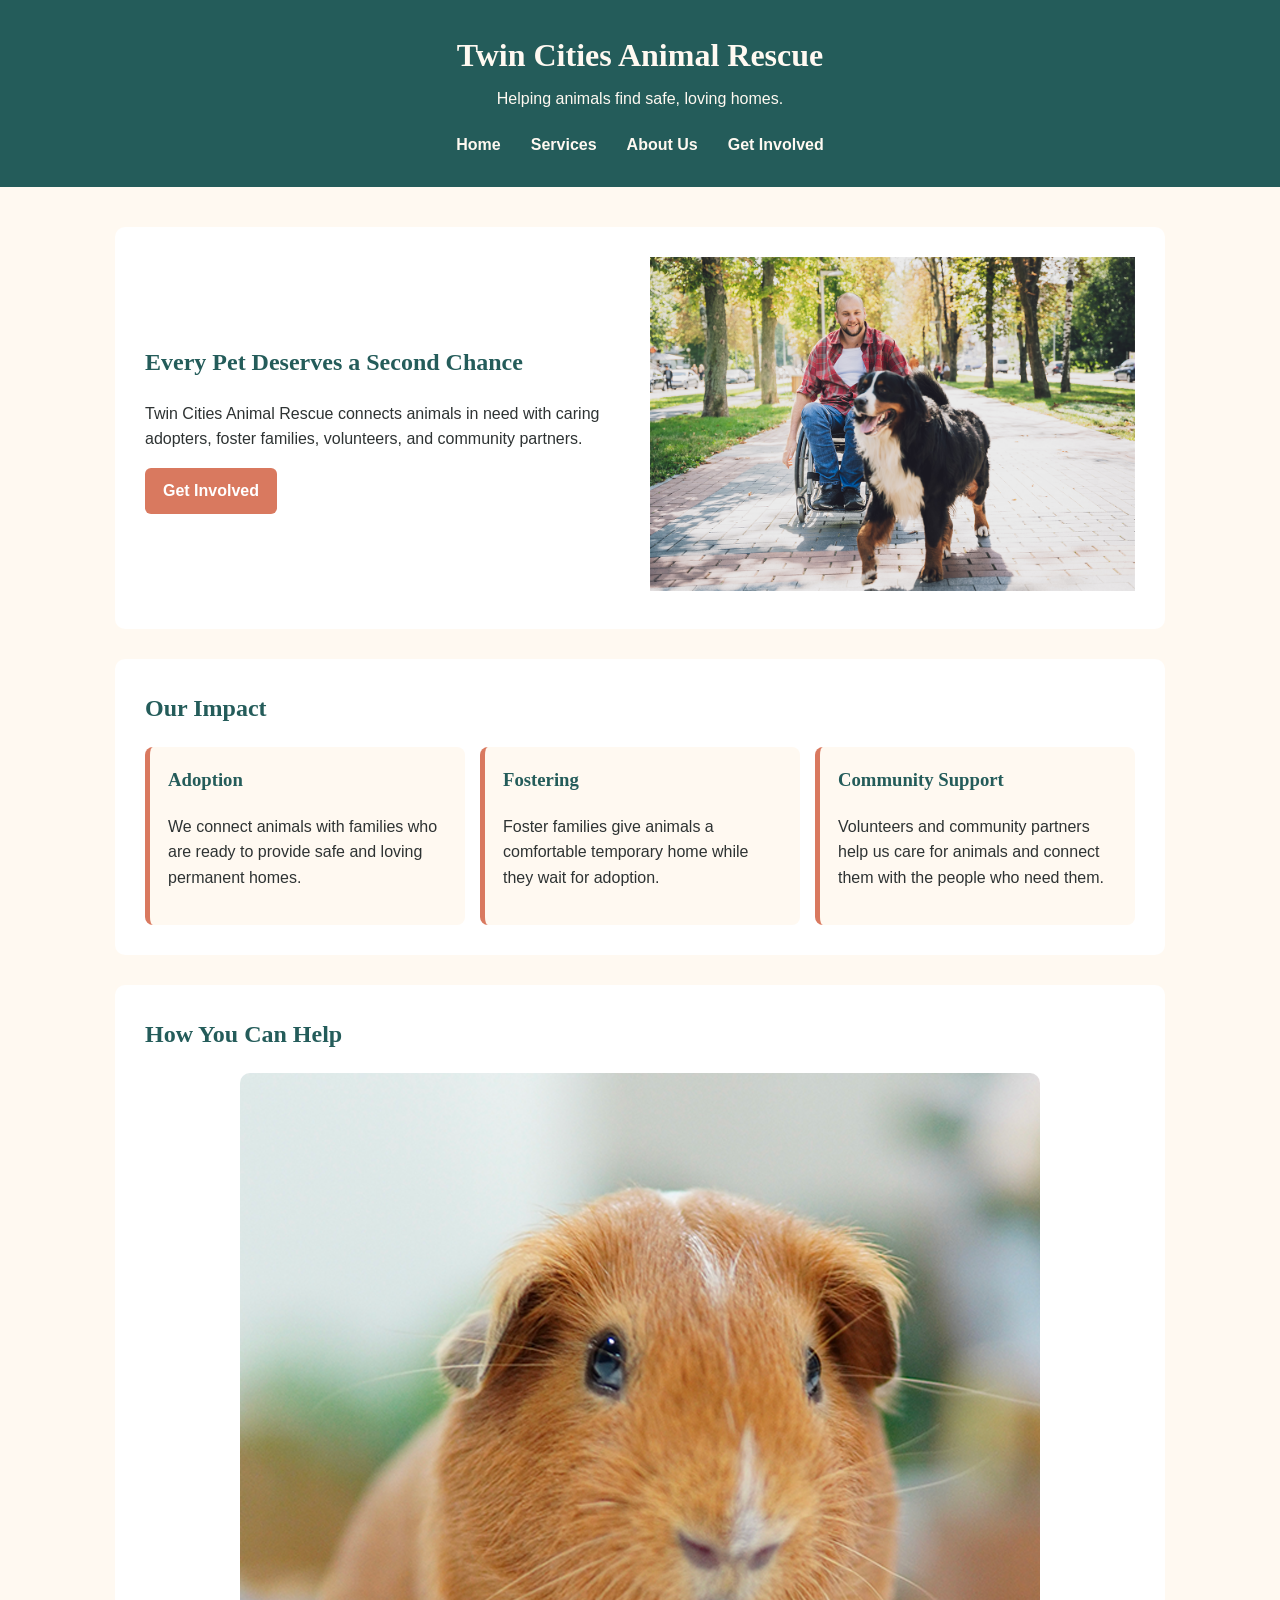
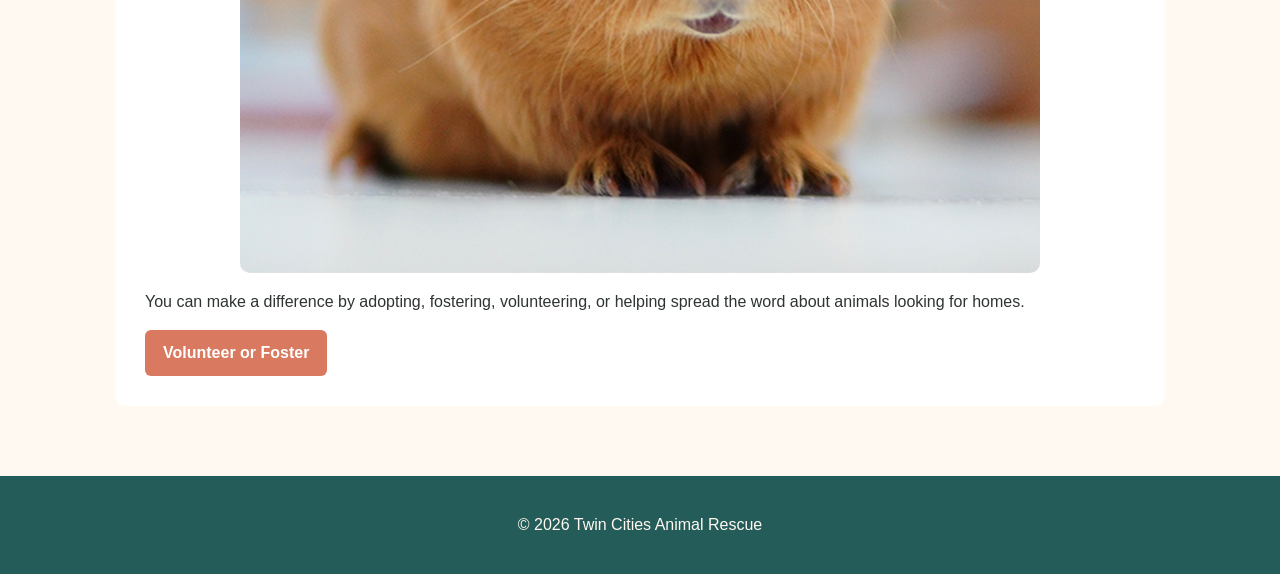
<file: index.html>
<!DOCTYPE html>
<html lang="en">
<head>
    <meta charset="UTF-8">
    <meta name="viewport" content="width=device-width, initial-scale=1.0">
    <title>Twin Cities Animal Rescue | Home</title>
    <link rel="stylesheet" href="styles.css">
</head>

<body>

    <header>
        <div class="header-content">
            <h1>Twin Cities Animal Rescue</h1>
            <p>Helping animals find safe, loving homes.</p>
        </div>

        <nav aria-label="Main navigation">
            <ul>
                <li><a href="index.html">Home</a></li>
                <li><a href="services.html">Services</a></li>
                <li><a href="about.html">About Us</a></li>
                <li><a href="contact.html">Get Involved</a></li>
            </ul>
        </nav>
    </header>

    <main>

        <section class="hero">
            <div class="hero-text">
                <h2>Every Pet Deserves a Second Chance</h2>

                <p>
                    Twin Cities Animal Rescue connects animals in need with
                    caring adopters, foster families, volunteers, and community
                    partners.
                </p>

                <a class="button" href="contact.html">Get Involved</a>
            </div>

            <picture>
                <source
                    media="(min-width: 800px)"
                    srcset="rescue-feature-large_c.png">

                <img
                    src="rescue-feature-small_c.png"
                    alt="Rescue animal receiving care and attention">
            </picture>
        </section>

        <section>
            <h2>Our Impact</h2>

            <div class="card-container">
                <article class="card">
                    <h3>Adoption</h3>
                    <p>
                        We connect animals with families who are ready to
                        provide safe and loving permanent homes.
                    </p>
                </article>

                <article class="card">
                    <h3>Fostering</h3>
                    <p>
                        Foster families give animals a comfortable temporary
                        home while they wait for adoption.
                    </p>
                </article>

                <article class="card">
                    <h3>Community Support</h3>
                    <p>
                        Volunteers and community partners help us care for
                        animals and connect them with the people who need them.
                    </p>
                </article>
            </div>
        </section>

        <section>
            <h2>How You Can Help</h2>

            <img
                class="content-image"
                src="rescue-pet_c.png"
                alt="Adoptable rescue pet waiting for a permanent home">

            <p>
                You can make a difference by adopting, fostering,
                volunteering, or helping spread the word about animals
                looking for homes.
            </p>

            <a class="button" href="contact.html">
                Volunteer or Foster
            </a>
        </section>

    </main>

    <footer>
        <p>&copy; 2026 Twin Cities Animal Rescue</p>
    </footer>

</body>
</html>
</file>
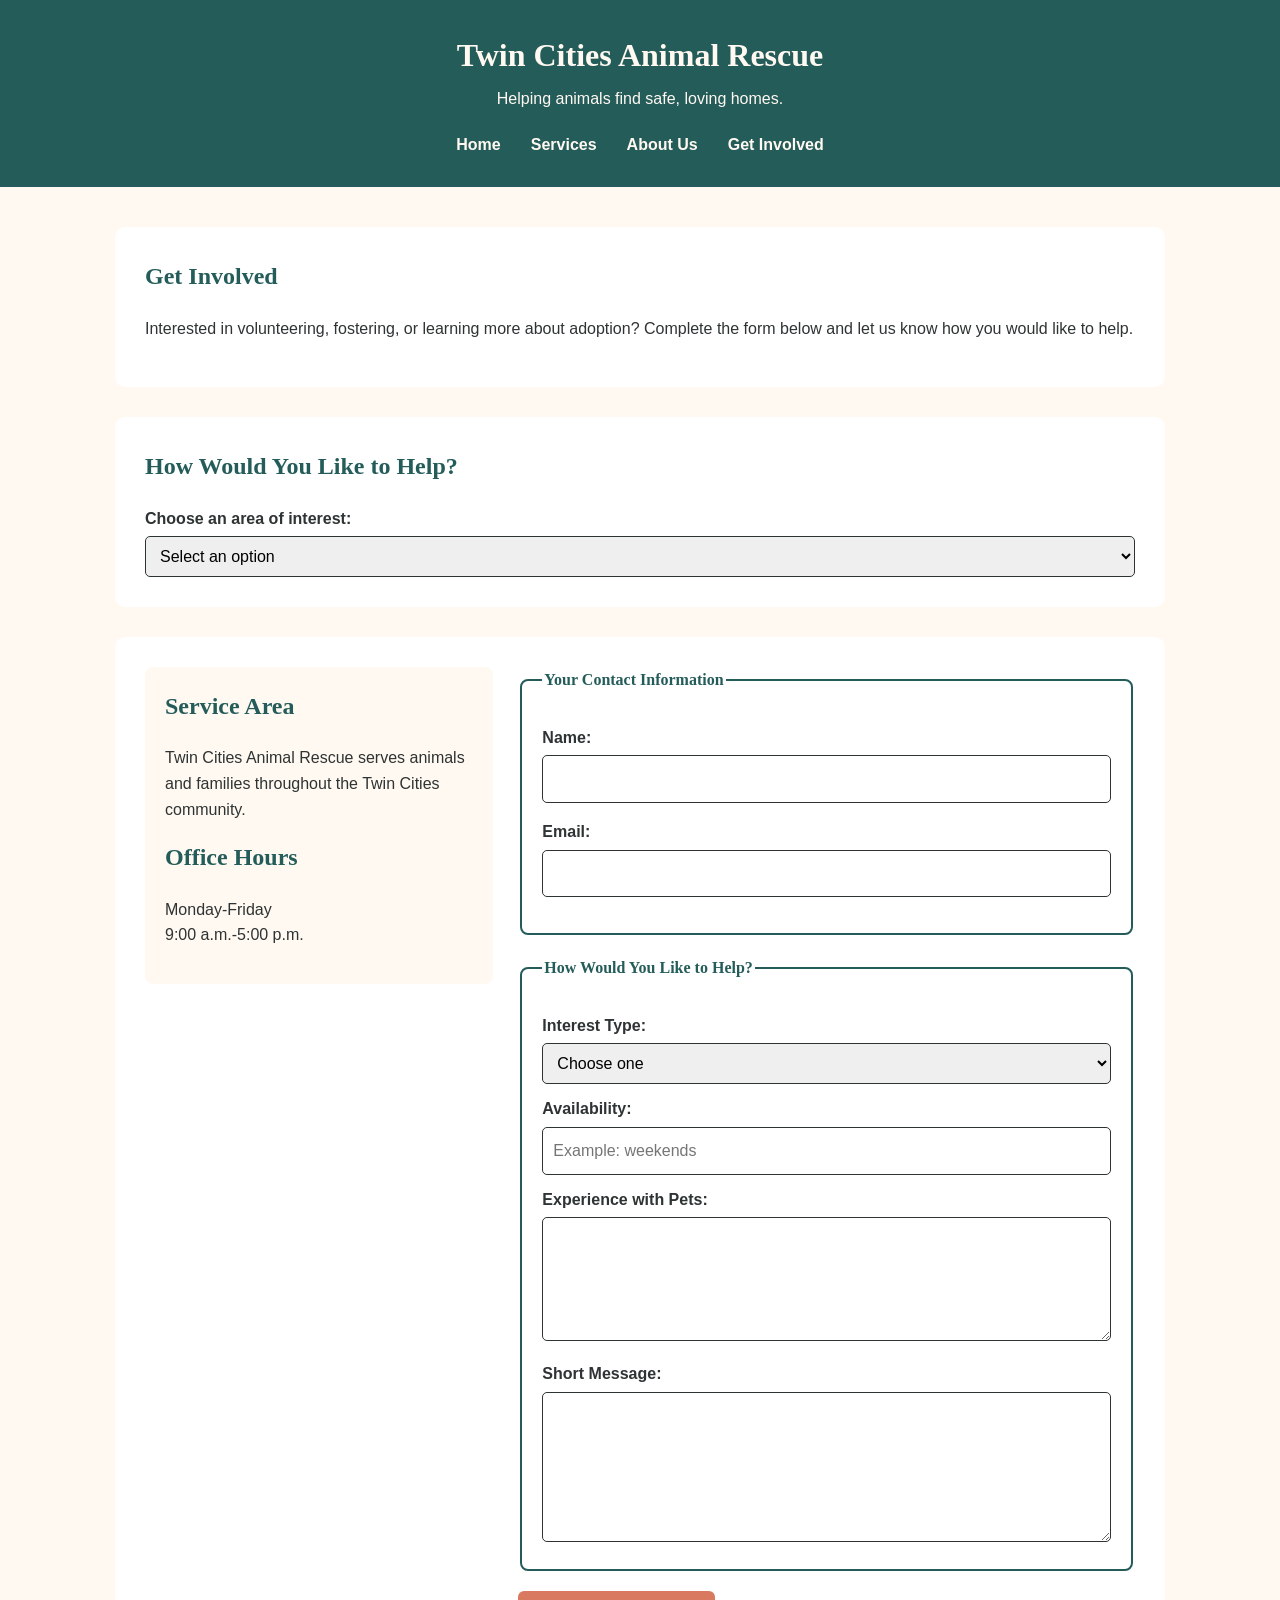
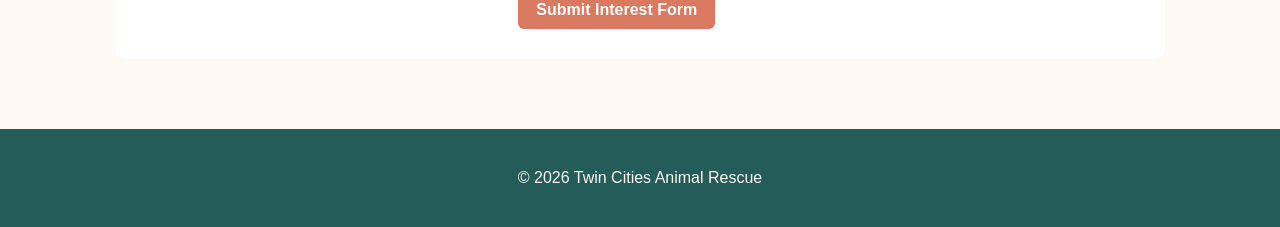
<file: contact.html>
<!DOCTYPE html>
<html lang="en">

<head>
    <meta charset="UTF-8">
    <meta name="viewport" content="width=device-width, initial-scale=1.0">
    <title>Twin Cities Animal Rescue | Get Involved</title>
    <link rel="stylesheet" href="styles.css">
</head>

<body>

    <header>
        <div class="header-content">
            <h1>Twin Cities Animal Rescue</h1>
            <p>Helping animals find safe, loving homes.</p>
        </div>

        <nav aria-label="Main navigation">
            <ul>
                <li><a href="index.html">Home</a></li>
                <li><a href="services.html">Services</a></li>
                <li><a href="about.html">About Us</a></li>
                <li><a href="contact.html">Get Involved</a></li>
            </ul>
        </nav>
    </header>

    <main>

        <section>
            <h2>Get Involved</h2>
            <p>
                Interested in volunteering, fostering, or learning more
                about adoption? Complete the form below and let us know
                how you would like to help.
            </p>
        </section> 
        <section>
    <h2>How Would You Like to Help?</h2>

    <label for="interest-selector">Choose an area of interest:</label>

    <select id="interest-selector">
        <option value="">Select an option</option>
        <option value="adopt">Adoption</option>
        <option value="foster">Fostering</option>
        <option value="volunteer">Volunteering</option>
    </select>

    <div id="interest-result" aria-live="polite"></div>
</section>

        <section class="contact-layout">

            <div class="contact-info">
                <h2>Service Area</h2>
                <p>
                    Twin Cities Animal Rescue serves animals and families
                    throughout the Twin Cities community.
                </p>

                <h2>Office Hours</h2>
                <p>
                    Monday-Friday<br>
                    9:00 a.m.-5:00 p.m.
                </p>
            </div>

<form action="#" method="post" novalidate>
                <fieldset>
                    <legend>Your Contact Information</legend>

                    <label for="name">Name:</label>
                    <input
                        type="text"
                        id="name"
                        name="name"
                        required>
<p id="name-error" class="error-message"></p>
                    <label for="email">Email:</label>
                    <input
                        type="email"
                        id="email"
                        name="email"
                        required>
                    <p id="email-error" class="error-message"></p>
                </fieldset>

                <fieldset>
                    <legend>How Would You Like to Help?</legend>

                    <label for="interest">Interest Type:</label>
                    <select id="interest" name="interest" required>
                        <option value="">Choose one</option>
                        <option value="volunteer">Volunteer</option>
                        <option value="foster">Foster</option>
                        <option value="adoption">
                            Adoption Information
                        </option>
                    </select>

                    <label for="availability">Availability:</label>
                    <input
                        type="text"
                        id="availability"
                        name="availability"
                        placeholder="Example: weekends"
                        required>

                    <label for="experience">
                        Experience with Pets:
                    </label>
                    <textarea
                        id="experience"
                        name="experience"
                        rows="4"
                        required></textarea>

                    <label for="message">Short Message:</label>
                    <textarea
                        id="message"
                        name="message"
                        rows="5"
                        maxlength="500"
                        required></textarea>

                </fieldset>

                <button type="submit">
                    Submit Interest Form
                </button>

            </form>

        </section>

    </main>

    <footer>
        <p>&copy; 2026 Twin Cities Animal Rescue</p>
    </footer>

<script src="script.js"></script>
</body>
</html>
</file>
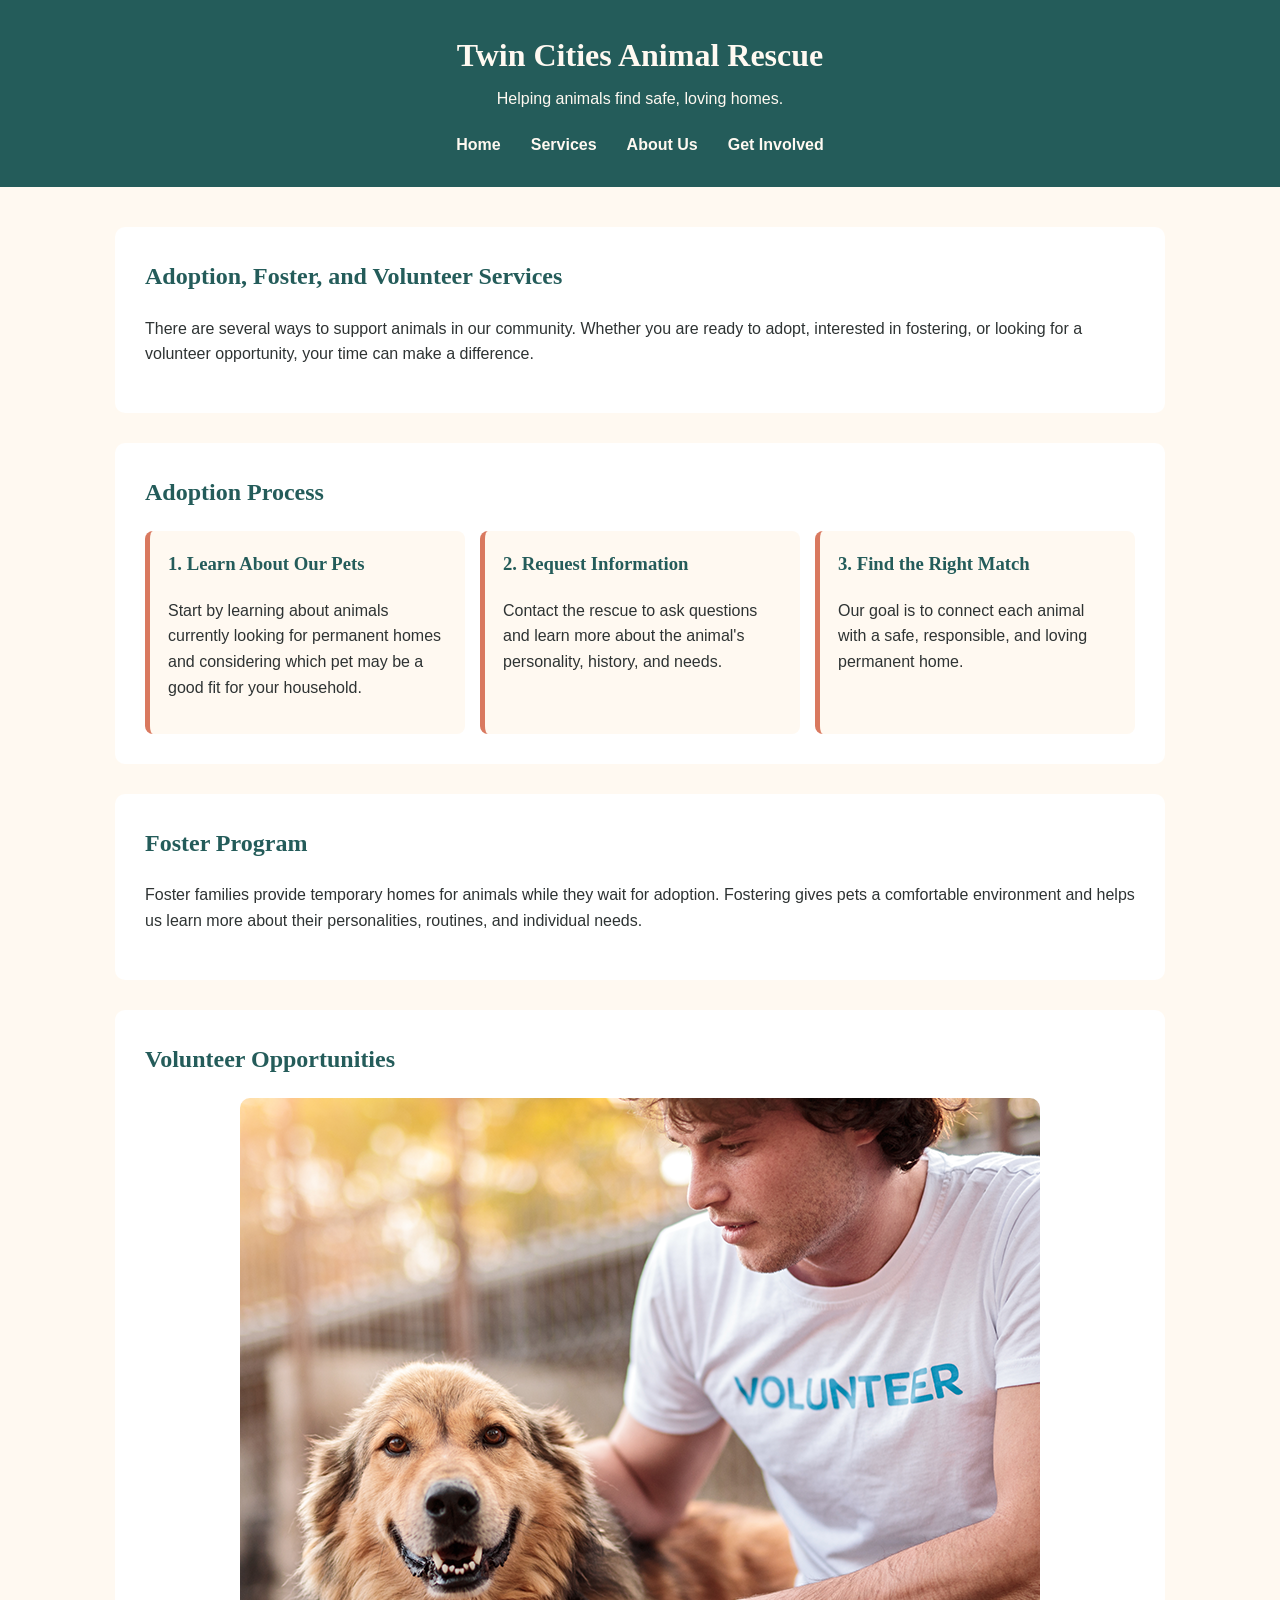
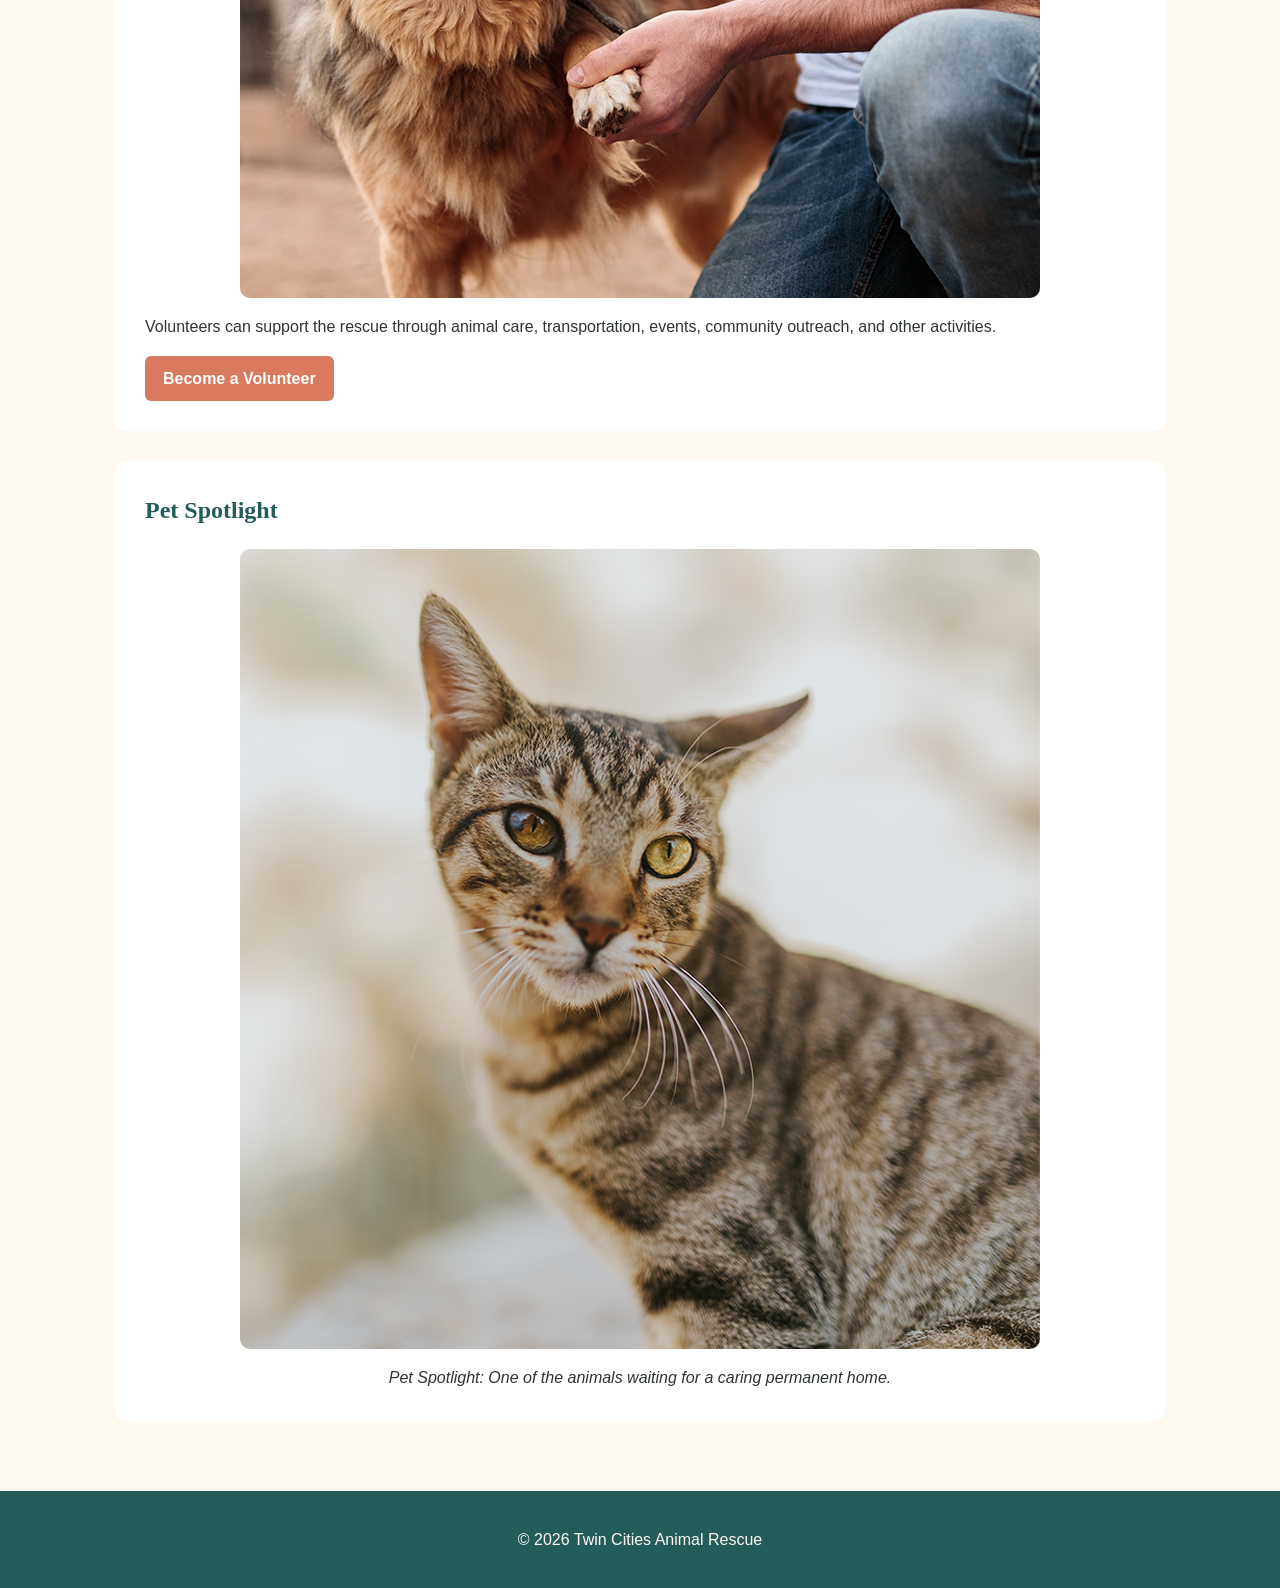
<file: services.html>
<!DOCTYPE html>
<html lang="en">

<head>
    <meta charset="UTF-8">
    <meta name="viewport" content="width=device-width, initial-scale=1.0">
    <title>Twin Cities Animal Rescue | Services</title>
    <link rel="stylesheet" href="styles.css">
</head>

<body>

    <header>
        <div class="header-content">
            <h1>Twin Cities Animal Rescue</h1>
            <p>Helping animals find safe, loving homes.</p>
        </div>

        <nav aria-label="Main navigation">
            <ul>
                <li><a href="index.html">Home</a></li>
                <li><a href="services.html">Services</a></li>
                <li><a href="about.html">About Us</a></li>
                <li><a href="contact.html">Get Involved</a></li>
            </ul>
        </nav>
    </header>

    <main>

        <section>
            <h2>Adoption, Foster, and Volunteer Services</h2>
            <p>
                There are several ways to support animals in our community.
                Whether you are ready to adopt, interested in fostering, or
                looking for a volunteer opportunity, your time can make a
                difference.
            </p>
        </section>

        <section>
            <h2>Adoption Process</h2>

            <div class="card-container">
                <article class="card">
                    <h3>1. Learn About Our Pets</h3>
                    <p>
                        Start by learning about animals currently looking for
                        permanent homes and considering which pet may be a good
                        fit for your household.
                    </p>
                </article>

                <article class="card">
                    <h3>2. Request Information</h3>
                    <p>
                        Contact the rescue to ask questions and learn more
                        about the animal's personality, history, and needs.
                    </p>
                </article>

                <article class="card">
                    <h3>3. Find the Right Match</h3>
                    <p>
                        Our goal is to connect each animal with a safe,
                        responsible, and loving permanent home.
                    </p>
                </article>
            </div>
        </section>

        <section>
            <h2>Foster Program</h2>
            <p>
                Foster families provide temporary homes for animals while
                they wait for adoption. Fostering gives pets a comfortable
                environment and helps us learn more about their personalities,
                routines, and individual needs.
            </p>
        </section>

        <section>
            <h2>Volunteer Opportunities</h2>

            <img
                class="content-image"
                src="rescue-volunteer_c.png"
                alt="Volunteer spending time with an animal in rescue care">

            <p>
                Volunteers can support the rescue through animal care,
                transportation, events, community outreach, and other
                activities.
            </p>

            <a class="button" href="contact.html">Become a Volunteer</a>
        </section>

        <section>
            <h2>Pet Spotlight</h2>

            <figure>
                <img
                    src="rescue-pet-spotlight_c.png"
                    alt="Rescue pet featured as an adoption spotlight">

                <figcaption>
                    Pet Spotlight: One of the animals waiting for a caring
                    permanent home.
                </figcaption>
            </figure>
        </section>

    </main>

    <footer>
        <p>&copy; 2026 Twin Cities Animal Rescue</p>
    </footer>

</body>
</html>
</file>
<file: styles.css>
/* Twin Cities Animal Rescue
   Touchstone 3 - Visual Design and Responsive Layout
*/

/* ---------- Basic Page Styles ---------- */

* {
    box-sizing: border-box;
}

body {
    margin: 0;
    background-color: #FFF9F1;
    color: #2E3333;
    font-family: Arial, sans-serif;
    line-height: 1.6;
}

h1,
h2,
h3 {
    color: #245C5A;
    font-family: Georgia, serif;
}

h1 {
    margin-bottom: 5px;
}

h2 {
    margin-top: 0;
}

img {
    max-width: 100%;
    height: auto;
}


/* ---------- Header and Navigation ---------- */

header {
    background-color: #245C5A;
    color: #FFF9F1;
    padding: 20px;
    text-align: center;
}

header h1 {
    color: #FFF9F1;
    margin-top: 0;
}

.header-content p {
    margin-top: 0;
}

nav ul {
    display: flex;
    flex-direction: column;
    gap: 10px;
    list-style: none;
    margin: 20px 0 0;
    padding: 0;
}

nav a {
    color: #FFF9F1;
    font-weight: bold;
    text-decoration: none;
}

nav a:hover,
nav a:focus {
    text-decoration: underline;
}


/* ---------- Main Content ---------- */

main {
    max-width: 1100px;
    margin: 0 auto;
    padding: 20px;
}

section {
    margin-bottom: 25px;
    padding: 20px;
    background-color: #FFFFFF;
    border-radius: 10px;
}

.hero {
    display: flex;
    flex-direction: column;
    gap: 20px;
}

.hero picture,
.hero img {
    width: 100%;
}

.content-image {
    display: block;
    margin: 15px auto;
    border-radius: 10px;
}


/* ---------- Buttons ---------- */

.button,
button {
    display: inline-block;
    background-color: #D9795F;
    color: #FFFFFF;
    border: none;
    border-radius: 6px;
    padding: 10px 18px;
    font-family: Arial, sans-serif;
    font-size: 1rem;
    font-weight: bold;
    text-decoration: none;
    cursor: pointer;
}

.button:hover,
.button:focus,
button:hover,
button:focus {
    background-color: #245C5A;
}


/* ---------- Cards ---------- */

.card-container {
    display: flex;
    flex-direction: column;
    gap: 15px;
}

.card {
    padding: 18px;
    background-color: #FFF9F1;
    border-left: 5px solid #D9795F;
    border-radius: 8px;
}

.card h3 {
    margin-top: 0;
}


/* ---------- Figure and Media ---------- */

figure {
    margin: 0;
    text-align: center;
}

figure img {
    border-radius: 10px;
}

figcaption {
    margin-top: 8px;
    font-style: italic;
}

.media-player {
    width: 100%;
    max-width: 700px;
}


/* ---------- Contact Page and Form ---------- */

.contact-layout {
    display: flex;
    flex-direction: column;
    gap: 25px;
}

.contact-info {
    background-color: #FFF9F1;
    padding: 20px;
    border-radius: 8px;
}

form {
    width: 100%;
}

fieldset {
    margin-bottom: 20px;
    padding: 20px;
    border: 2px solid #245C5A;
    border-radius: 8px;
}

legend {
    color: #245C5A;
    font-family: Georgia, serif;
    font-weight: bold;
}

label {
    display: block;
    margin-top: 12px;
    margin-bottom: 5px;
    font-weight: bold;
}

input,
select,
textarea {
    width: 100%;
    padding: 10px;
    border: 1px solid #2E3333;
    border-radius: 5px;
    font: inherit;
}

textarea {
    resize: vertical;
}


/* ---------- Footer ---------- */

footer {
    background-color: #245C5A;
    color: #FFF9F1;
    padding: 20px;
    text-align: center;
}


/* ---------- Larger Screens ---------- */

@media (min-width: 768px) {

    header {
        padding: 30px;
    }

    nav ul {
        flex-direction: row;
        justify-content: center;
        gap: 30px;
    }

    main {
        padding: 40px 25px;
    }

    section {
        padding: 30px;
        margin-bottom: 30px;
    }

    .hero {
        flex-direction: row;
        align-items: center;
    }

    .hero-text,
    .hero picture {
        flex: 1;
    }

    .card-container {
        flex-direction: row;
    }

    .card {
        flex: 1;
    }

    .contact-layout {
        flex-direction: row;
        align-items: flex-start;
    }

    .contact-info {
        flex: 1;
    }

    .contact-layout form {
        flex: 2;
    }
}
</file>
